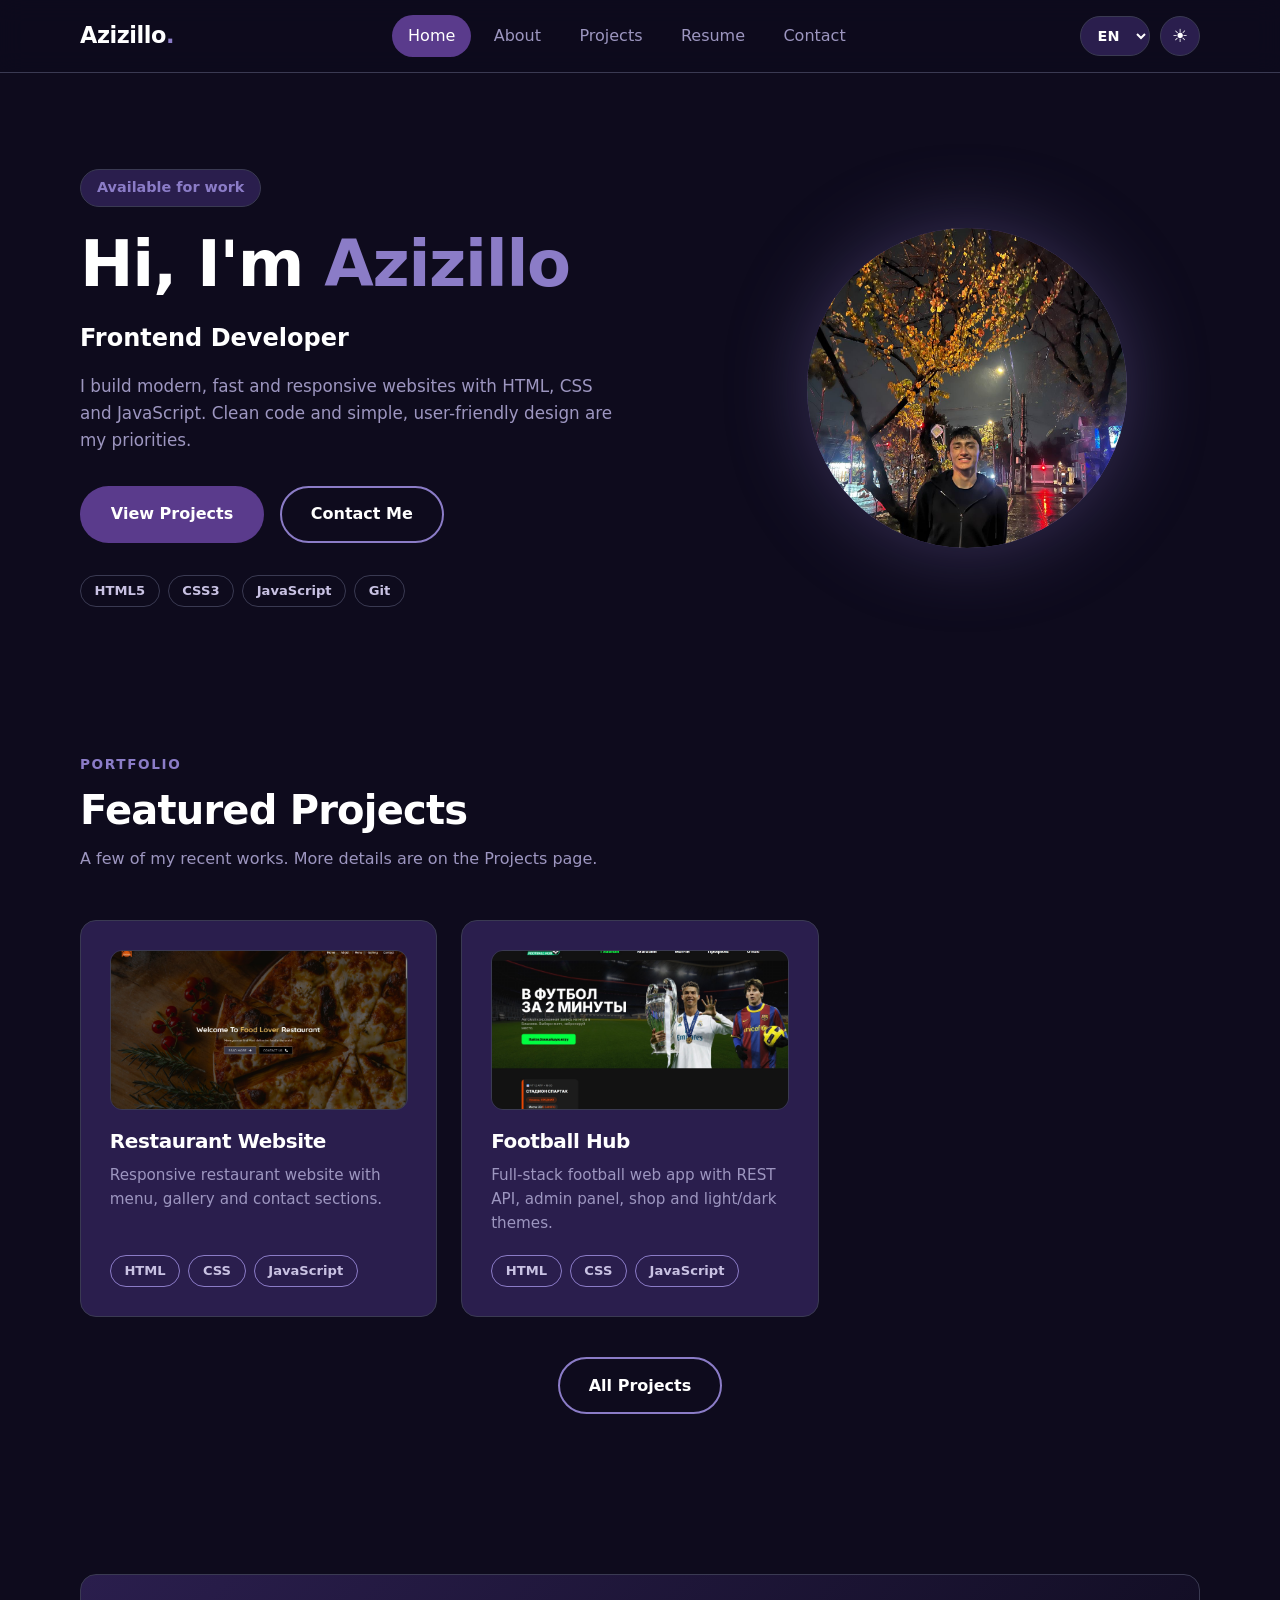
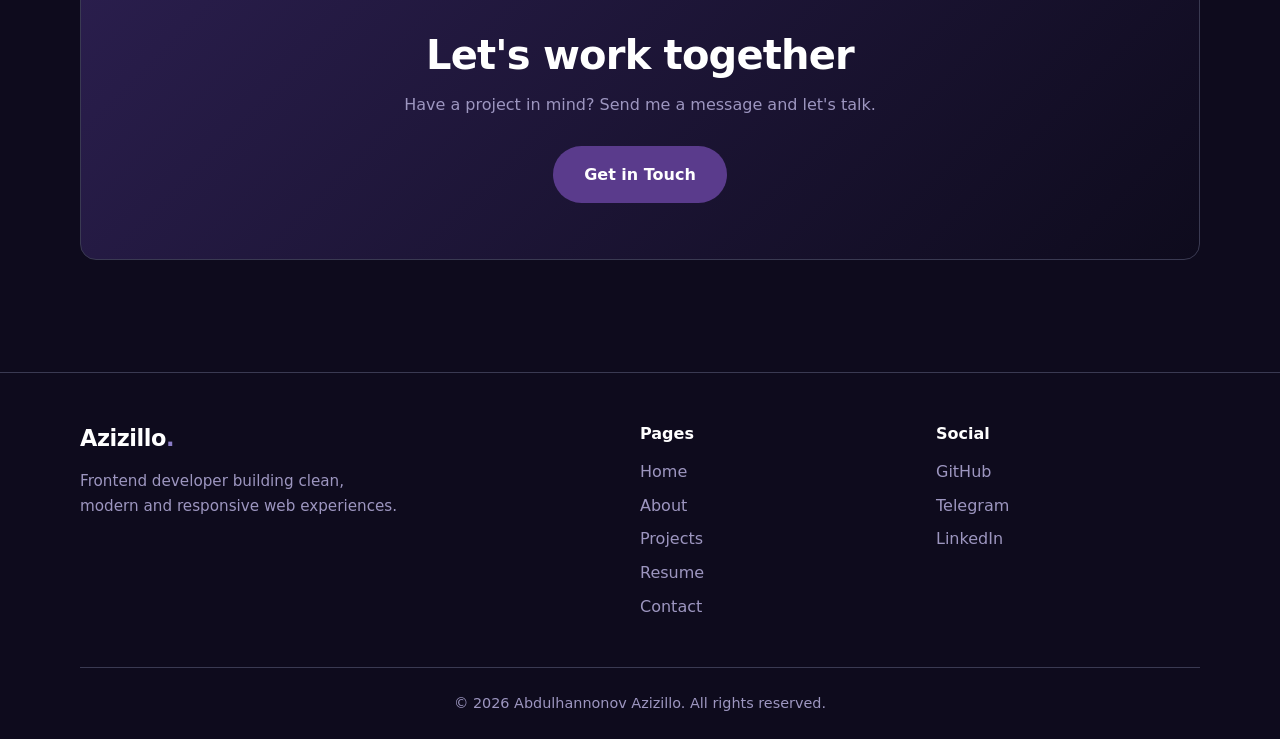
<file: index.html>
<!doctype html>
<html lang="en" data-theme="dark">
    <head>
        <meta charset="UTF-8" />
        <meta name="viewport" content="width=device-width, initial-scale=1.0" />
        <meta
            name="description"
            content="Personal portfolio of Abdulhannonov Azizillo, Frontend Developer."
        />
        <title>Azizillo | Frontend Developer</title>

        <script>
            try {
                document.documentElement.classList.add("js");
                document.documentElement.dataset.theme =
                    localStorage.getItem("theme") || "dark";
            } catch (e) {}
        </script>

        <link rel="stylesheet" href="css/style.css" />
        <link rel="stylesheet" href="css/components.css" />
        <link rel="stylesheet" href="css/home.css" />
        <link rel="stylesheet" href="css/responsive.css" />
        <link rel="icon" href="assets/icons/favicon.svg" type="image/svg+xml" />
    </head>
    <body data-title="meta.home">
        <div id="site-header"></div>

        <main>
            <!-- ===== Hero ===== -->
            <section class="hero">
                <div class="container hero__grid">
                    <div class="hero__content">
                        <span class="hero__badge" data-i18n="home.badge"
                            >Available for work</span
                        >
                        <h1 class="hero__title" data-i18n-html="home.title">
                            Hi, I'm <span>Azizillo</span>
                        </h1>
                        <p class="hero__role" data-i18n="home.role">
                            Frontend Developer
                        </p>
                        <p class="hero__text" data-i18n="home.text"></p>

                        <div class="hero__actions">
                            <a
                                href="projects.html"
                                class="btn btn-primary"
                                data-i18n="home.viewProjects"
                            ></a>
                            <a
                                href="contact.html"
                                class="btn btn-outline"
                                data-i18n="home.contactMe"
                            ></a>
                        </div>

                        <div class="tags">
                            <span class="tag">HTML5</span>
                            <span class="tag">CSS3</span>
                            <span class="tag">JavaScript</span>
                            <span class="tag">Git</span>
                        </div>
                    </div>

                    <div class="hero__visual">
                        <div class="hero__avatar">
                            <img
                                src="assets/images/me.jpg"
                                alt="Azizillo Abdulhannonov"
                            />
                        </div>
                    </div>
                </div>
            </section>

            <!-- ===== Featured Projects ===== -->
            <section class="section featured">
                <div class="container">
                    <div class="section-head reveal">
                        <span
                            class="section-label"
                            data-i18n="home.featLabel"
                        ></span>
                        <h2 data-i18n="home.featTitle"></h2>
                        <p class="section-text" data-i18n="home.featText"></p>
                    </div>

                    <div class="featured__grid" id="featured-grid"></div>

                    <div class="featured__more">
                        <a
                            href="projects.html"
                            class="btn btn-outline"
                            data-i18n="home.allProjects"
                        ></a>
                    </div>
                </div>
            </section>

            <!-- ===== CTA ===== -->
            <section class="section">
                <div class="container">
                    <div class="cta reveal">
                        <h2 data-i18n="home.ctaTitle"></h2>
                        <p data-i18n="home.ctaText"></p>
                        <a
                            href="contact.html"
                            class="btn btn-primary"
                            data-i18n="home.ctaBtn"
                        ></a>
                    </div>
                </div>
            </section>
        </main>

        <div id="site-footer"></div>

        <script src="js/translations/en.js"></script>
        <script src="js/translations/ru.js"></script>
        <script src="js/translations/uz.js"></script>
        <script src="js/translations/ky.js"></script>
        <script src="js/navigation.js"></script>
        <script src="js/projects.js"></script>
        <script src="js/language.js"></script>
        <script src="js/main.js"></script>
        <script src="js/animations.js"></script>
        <script src="js/contact.js"></script>
    </body>
</html>
</file>
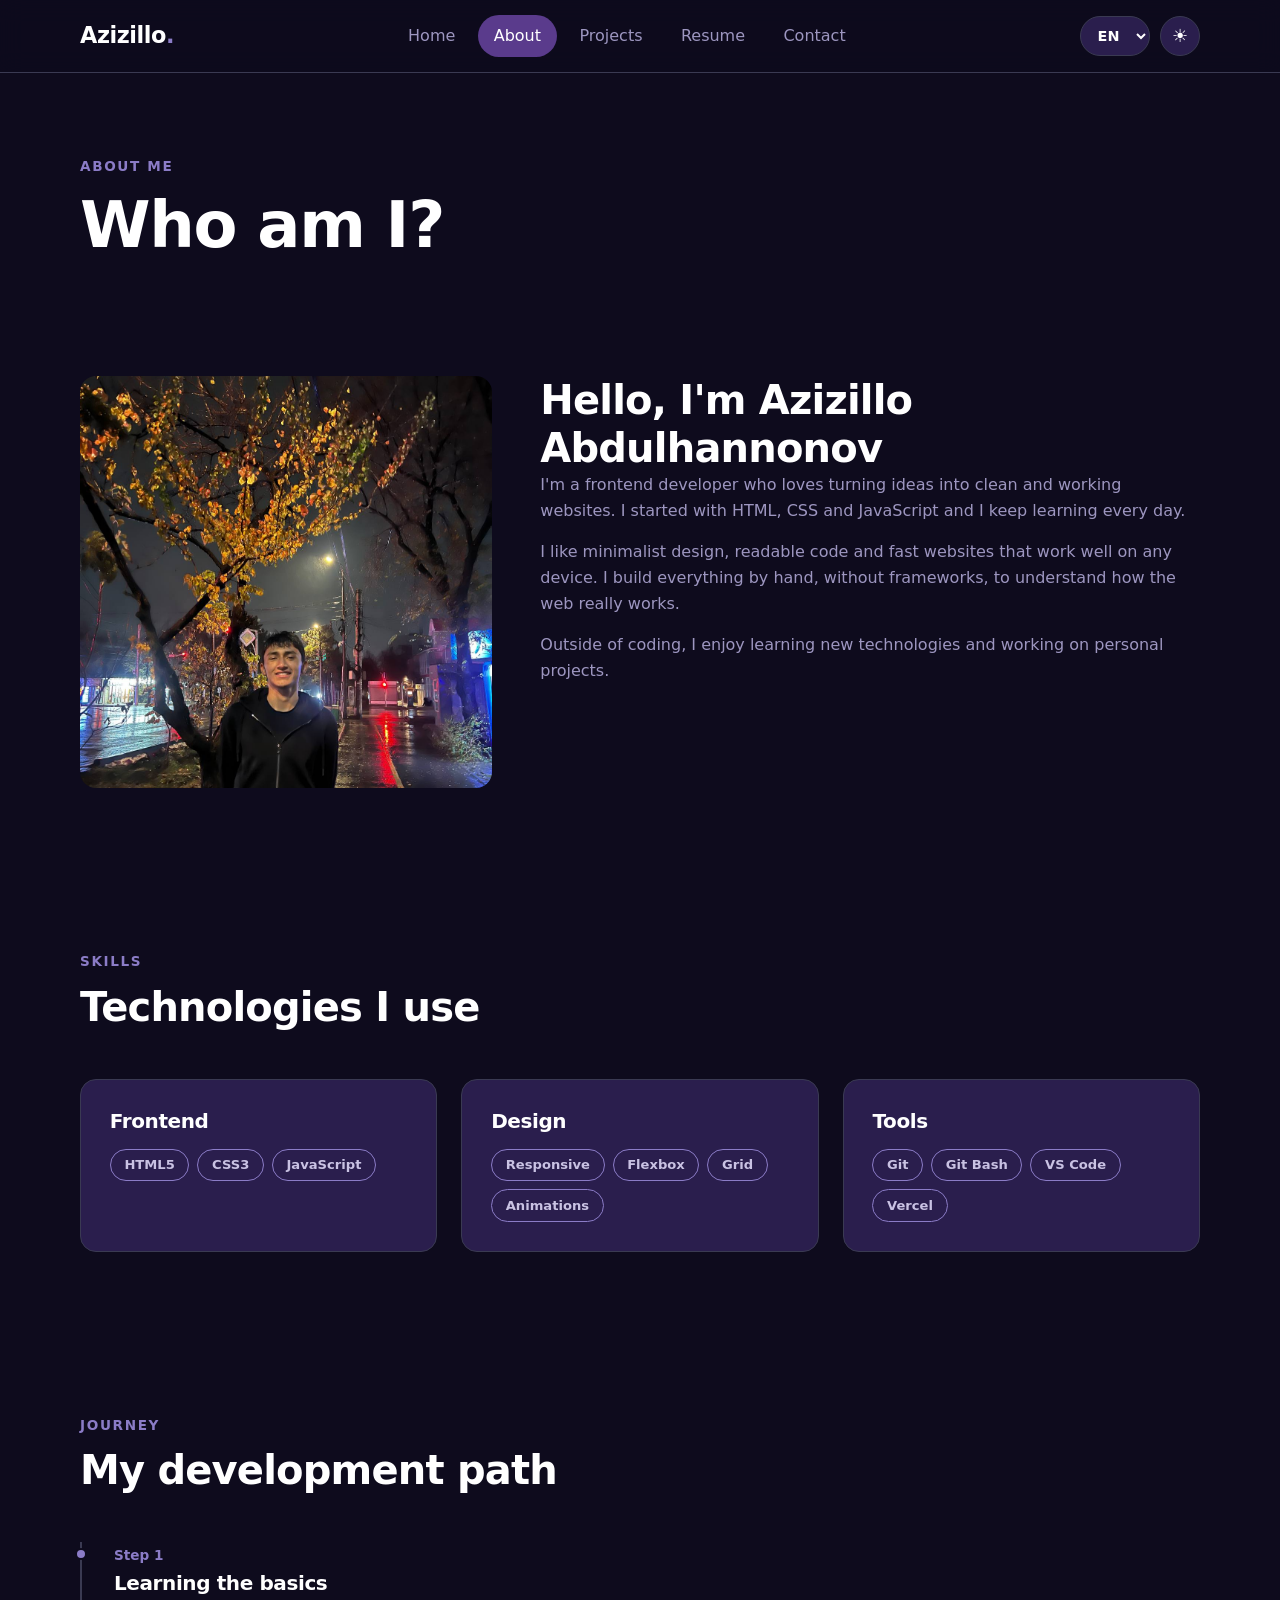
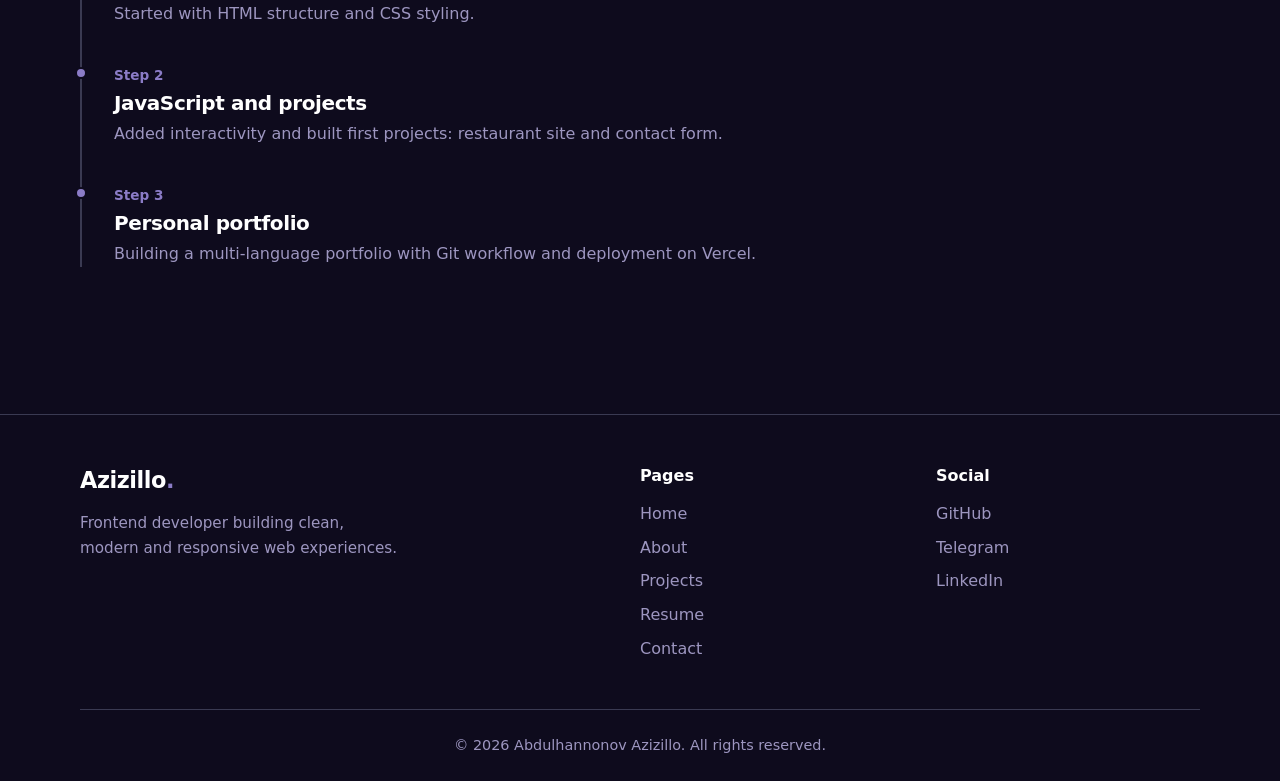
<file: about.html>
<!doctype html>
<html lang="en" data-theme="dark">
    <head>
        <meta charset="UTF-8" />
        <meta name="viewport" content="width=device-width, initial-scale=1.0" />
        <meta
            name="description"
            content="About Abdulhannonov Azizillo: skills, technologies and journey."
        />
        <title>About | Azizillo</title>

        <script>
            try {
                document.documentElement.classList.add("js");
                document.documentElement.dataset.theme =
                    localStorage.getItem("theme") || "dark";
            } catch (e) {}
        </script>

        <link rel="stylesheet" href="css/style.css" />
        <link rel="stylesheet" href="css/components.css" />
        <link rel="stylesheet" href="css/about.css" />
        <link rel="stylesheet" href="css/responsive.css" />
        <link rel="icon" href="assets/icons/favicon.svg" type="image/svg+xml" />
    </head>
    <body data-title="meta.about">
        <div id="site-header"></div>

        <main>
            <section class="page-head">
                <div class="container">
                    <span class="section-label" data-i18n="about.label"></span>
                    <h1 data-i18n="about.title"></h1>
                </div>
            </section>

            <!-- ===== Intro ===== -->
            <section class="section">
                <div class="container about__grid">
                    <div class="about__photo reveal">
                        <img
                            src="assets/images/me.jpg"
                            alt="Azizillo Abdulhannonov"
                        />
                    </div>

                    <div class="about__content reveal">
                        <h2 data-i18n="about.hello"></h2>
                        <p data-i18n="about.p1"></p>
                        <p data-i18n="about.p2"></p>
                        <p data-i18n="about.p3"></p>
                    </div>
                </div>
            </section>

            <!-- ===== Skills ===== -->
            <section class="section">
                <div class="container">
                    <div class="section-head reveal">
                        <span
                            class="section-label"
                            data-i18n="about.skillsLabel"
                        ></span>
                        <h2 data-i18n="about.skillsTitle"></h2>
                    </div>

                    <div class="skills__grid">
                        <article class="card reveal">
                            <h3 data-i18n="about.frontend"></h3>
                            <div class="tags">
                                <span class="tag">HTML5</span>
                                <span class="tag">CSS3</span>
                                <span class="tag">JavaScript</span>
                            </div>
                        </article>

                        <article class="card reveal">
                            <h3 data-i18n="about.design"></h3>
                            <div class="tags">
                                <span class="tag">Responsive</span>
                                <span class="tag">Flexbox</span>
                                <span class="tag">Grid</span>
                                <span class="tag">Animations</span>
                            </div>
                        </article>

                        <article class="card reveal">
                            <h3 data-i18n="about.tools"></h3>
                            <div class="tags">
                                <span class="tag">Git</span>
                                <span class="tag">Git Bash</span>
                                <span class="tag">VS Code</span>
                                <span class="tag">Vercel</span>
                            </div>
                        </article>
                    </div>
                </div>
            </section>

            <!-- ===== Journey ===== -->
            <section class="section">
                <div class="container">
                    <div class="section-head reveal">
                        <span
                            class="section-label"
                            data-i18n="about.journeyLabel"
                        ></span>
                        <h2 data-i18n="about.journeyTitle"></h2>
                    </div>

                    <div class="timeline">
                        <div class="timeline__item reveal">
                            <span
                                class="timeline__date"
                                data-i18n="about.step1"
                            ></span>
                            <h3 data-i18n="about.s1t"></h3>
                            <p data-i18n="about.s1p"></p>
                        </div>

                        <div class="timeline__item reveal">
                            <span
                                class="timeline__date"
                                data-i18n="about.step2"
                            ></span>
                            <h3 data-i18n="about.s2t"></h3>
                            <p data-i18n="about.s2p"></p>
                        </div>

                        <div class="timeline__item reveal">
                            <span
                                class="timeline__date"
                                data-i18n="about.step3"
                            ></span>
                            <h3 data-i18n="about.s3t"></h3>
                            <p data-i18n="about.s3p"></p>
                        </div>
                    </div>
                </div>
            </section>
        </main>

        <div id="site-footer"></div>

        <script src="js/translations/en.js"></script>
        <script src="js/translations/ru.js"></script>
        <script src="js/translations/uz.js"></script>
        <script src="js/translations/ky.js"></script>
        <script src="js/navigation.js"></script>
        <script src="js/projects.js"></script>
        <script src="js/language.js"></script>
        <script src="js/main.js"></script>
        <script src="js/animations.js"></script>
        <script src="js/contact.js"></script>
    </body>
</html>
</file>
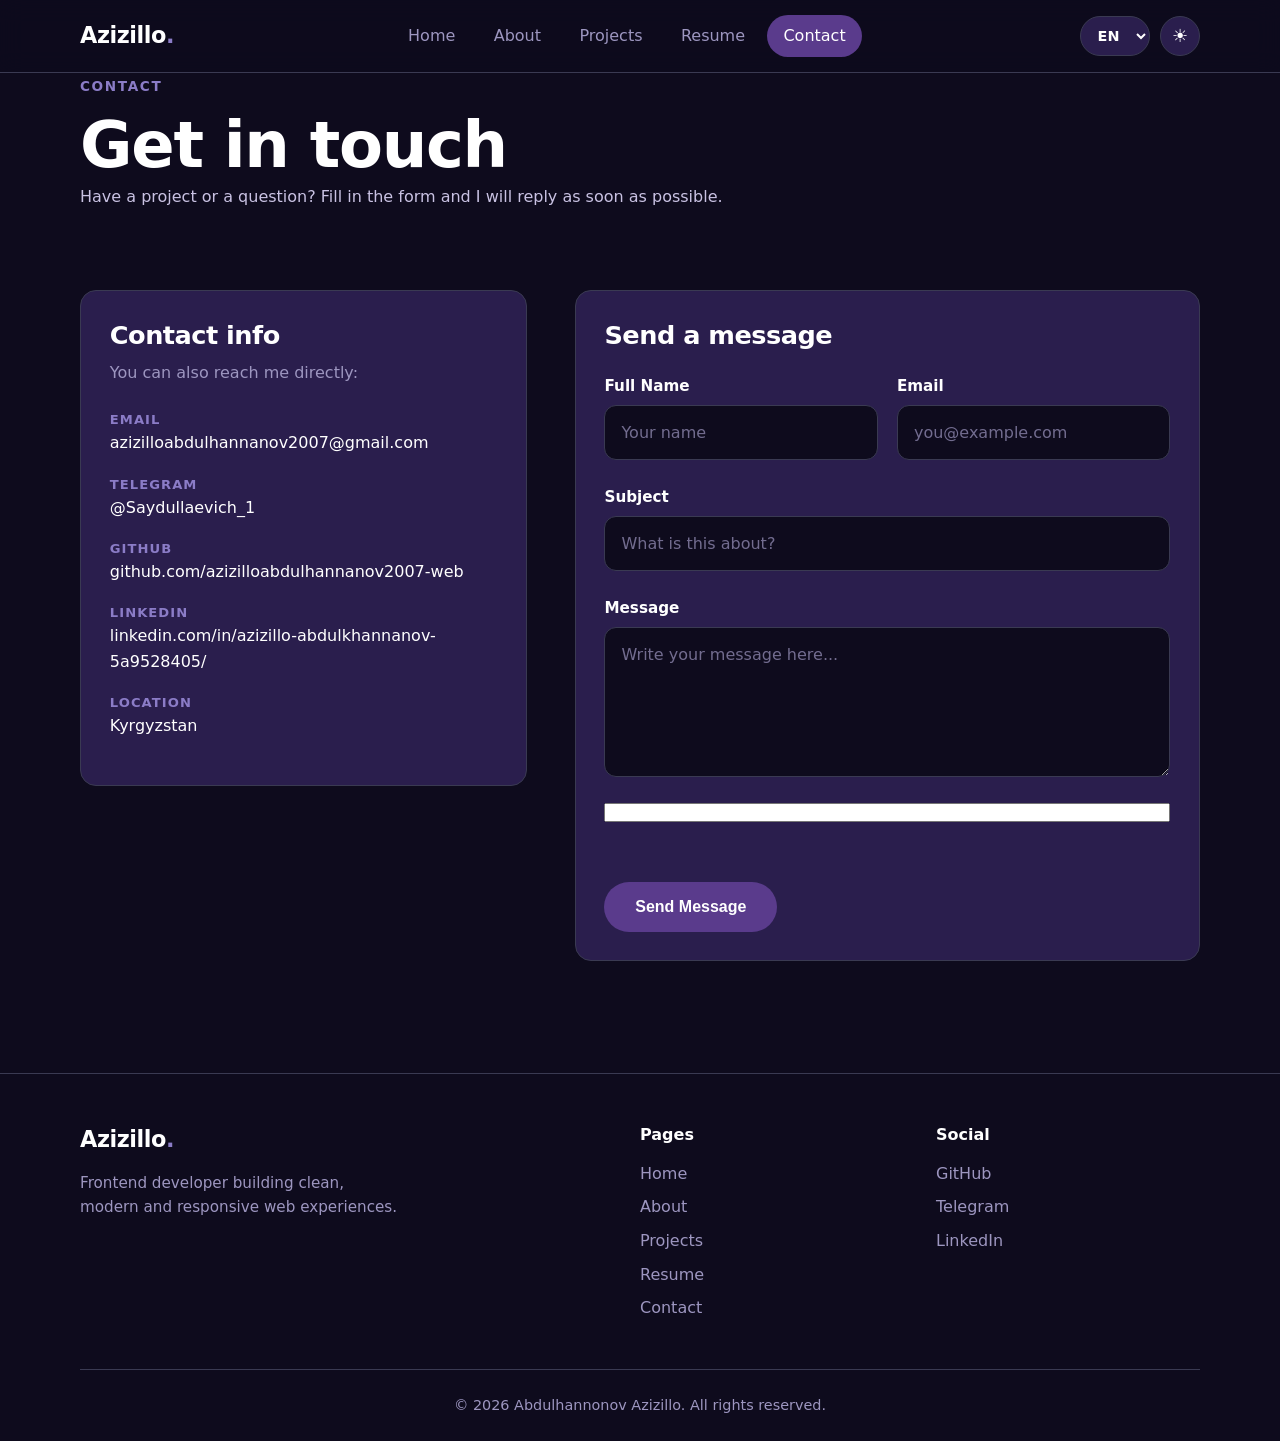
<file: contact.html>
<!doctype html>
<html lang="en" data-theme="dark">
    <head>
        <meta charset="UTF-8" />
        <meta name="viewport" content="width=device-width, initial-scale=1.0" />
        <meta
            name="description"
            content="Contact Abdulhannonov Azizillo: send a message via the form, Telegram or email."
        />
        <title>Contact | Azizillo</title>

        <script>
            try {
                document.documentElement.classList.add("js");
                document.documentElement.dataset.theme =
                    localStorage.getItem("theme") || "dark";
            } catch (e) {}
        </script>

        <link rel="stylesheet" href="css/style.css" />
        <link rel="stylesheet" href="css/components.css" />
        <link rel="stylesheet" href="css/contact.css" />
        <link rel="stylesheet" href="css/responsive.css" />
        <link rel="icon" href="assets/icons/favicon.svg" type="image/svg+xml" />
    </head>
    <body data-title="meta.contact">
        <div id="site-header"></div>

        <main>
            <section class="page-head">
                <div class="container">
                    <span class="section-label" data-i18n="con.label"></span>
                    <h1 data-i18n="con.title"></h1>
                    <p data-i18n="con.text"></p>
                </div>
            </section>

            <section class="section">
                <div class="container contact__grid">
                    <div class="contact__info card reveal">
                        <h2 data-i18n="con.infoTitle"></h2>
                        <p data-i18n="con.infoText"></p>

                        <ul class="contact__list">
                            <li>
                                <span
                                    class="contact__label"
                                    data-i18n="con.email"
                                ></span>
                                <a
                                    href="mailto:azizilloabdulhannanov2007@gmail.com"
                                    >azizilloabdulhannanov2007@gmail.com</a
                                >
                            </li>
                            <li>
                                <span
                                    class="contact__label"
                                    data-i18n="con.telegram"
                                ></span>
                                <a
                                    href="https://t.me/Saydullaevich_1"
                                    target="_blank"
                                    rel="noopener"
                                    >@Saydullaevich_1</a
                                >
                            </li>
                            <li>
                                <span
                                    class="contact__label"
                                    data-i18n="con.github"
                                ></span>
                                <a
                                    href="https://github.com/azizilloabdulhannanov2007-web"
                                    target="_blank"
                                    rel="noopener"
                                    >github.com/azizilloabdulhannanov2007-web</a
                                >
                            </li>
                            <li>
                                <span
                                    class="contact__label"
                                    data-i18n="con.linkedin"
                                ></span>
                                <a
                                    href="https://www.linkedin.com/in/azizillo-abdulkhannanov-5a9528405/"
                                    target="_blank"
                                    rel="noopener"
                                    >linkedin.com/in/azizillo-abdulkhannanov-5a9528405/</a
                                >
                            </li>
                            <li>
                                <span
                                    class="contact__label"
                                    data-i18n="con.location"
                                ></span>
                                <span data-i18n="con.locationValue"></span>
                            </li>
                        </ul>
                    </div>

                    <div class="contact__form card reveal">
                        <h2 data-i18n="con.formTitle"></h2>

                        <form id="contact-form" class="form" novalidate>
                            <div class="form__row">
                                <div class="form__group">
                                    <label
                                        for="fullname"
                                        data-i18n="con.fullname"
                                    ></label>
                                    <input
                                        type="text"
                                        id="fullname"
                                        name="fullname"
                                        data-i18n-placeholder="con.fullnamePh"
                                        autocomplete="name"
                                        maxlength="100"
                                    />
                                    <small
                                        class="form__error"
                                        id="fullname-error"
                                    ></small>
                                </div>

                                <div class="form__group">
                                    <label
                                        for="email"
                                        data-i18n="con.emailLabel"
                                    ></label>
                                    <input
                                        type="email"
                                        id="email"
                                        name="email"
                                        data-i18n-placeholder="con.emailPh"
                                        autocomplete="email"
                                        maxlength="150"
                                    />
                                    <small
                                        class="form__error"
                                        id="email-error"
                                    ></small>
                                </div>
                            </div>

                            <div class="form__group">
                                <label
                                    for="subject"
                                    data-i18n="con.subject"
                                ></label>
                                <input
                                    type="text"
                                    id="subject"
                                    name="subject"
                                    data-i18n-placeholder="con.subjectPh"
                                    maxlength="150"
                                />
                                <small
                                    class="form__error"
                                    id="subject-error"
                                ></small>
                            </div>

                            <div class="form__group">
                                <label
                                    for="message"
                                    data-i18n="con.message"
                                ></label>
                                <textarea
                                    id="message"
                                    name="message"
                                    data-i18n-placeholder="con.messagePh"
                                    maxlength="3000"
                                ></textarea>
                                <small
                                    class="form__error"
                                    id="message-error"
                                ></small>
                            </div>

                            <!-- Honeypot: odam ko'rmaydi, botlar to'ldiradi -->
                            <input
                                type="text"
                                name="website"
                                class="hp"
                                tabindex="-1"
                                autocomplete="off"
                                aria-hidden="true"
                            />

                            <p
                                id="form-status"
                                class="form__status"
                                aria-live="polite"
                            ></p>

                            <button
                                type="submit"
                                class="btn btn-primary"
                                data-i18n="con.send"
                            ></button>
                        </form>
                    </div>
                </div>
            </section>
        </main>

        <div id="site-footer"></div>

        <script src="js/translations/en.js"></script>
        <script src="js/translations/ru.js"></script>
        <script src="js/translations/uz.js"></script>
        <script src="js/translations/ky.js"></script>
        <script src="js/navigation.js"></script>
        <script src="js/projects.js"></script>
        <script src="js/language.js"></script>
        <script src="js/main.js"></script>
        <script src="js/animations.js"></script>
        <script src="js/contact.js"></script>
    </body>
</html>
</file>
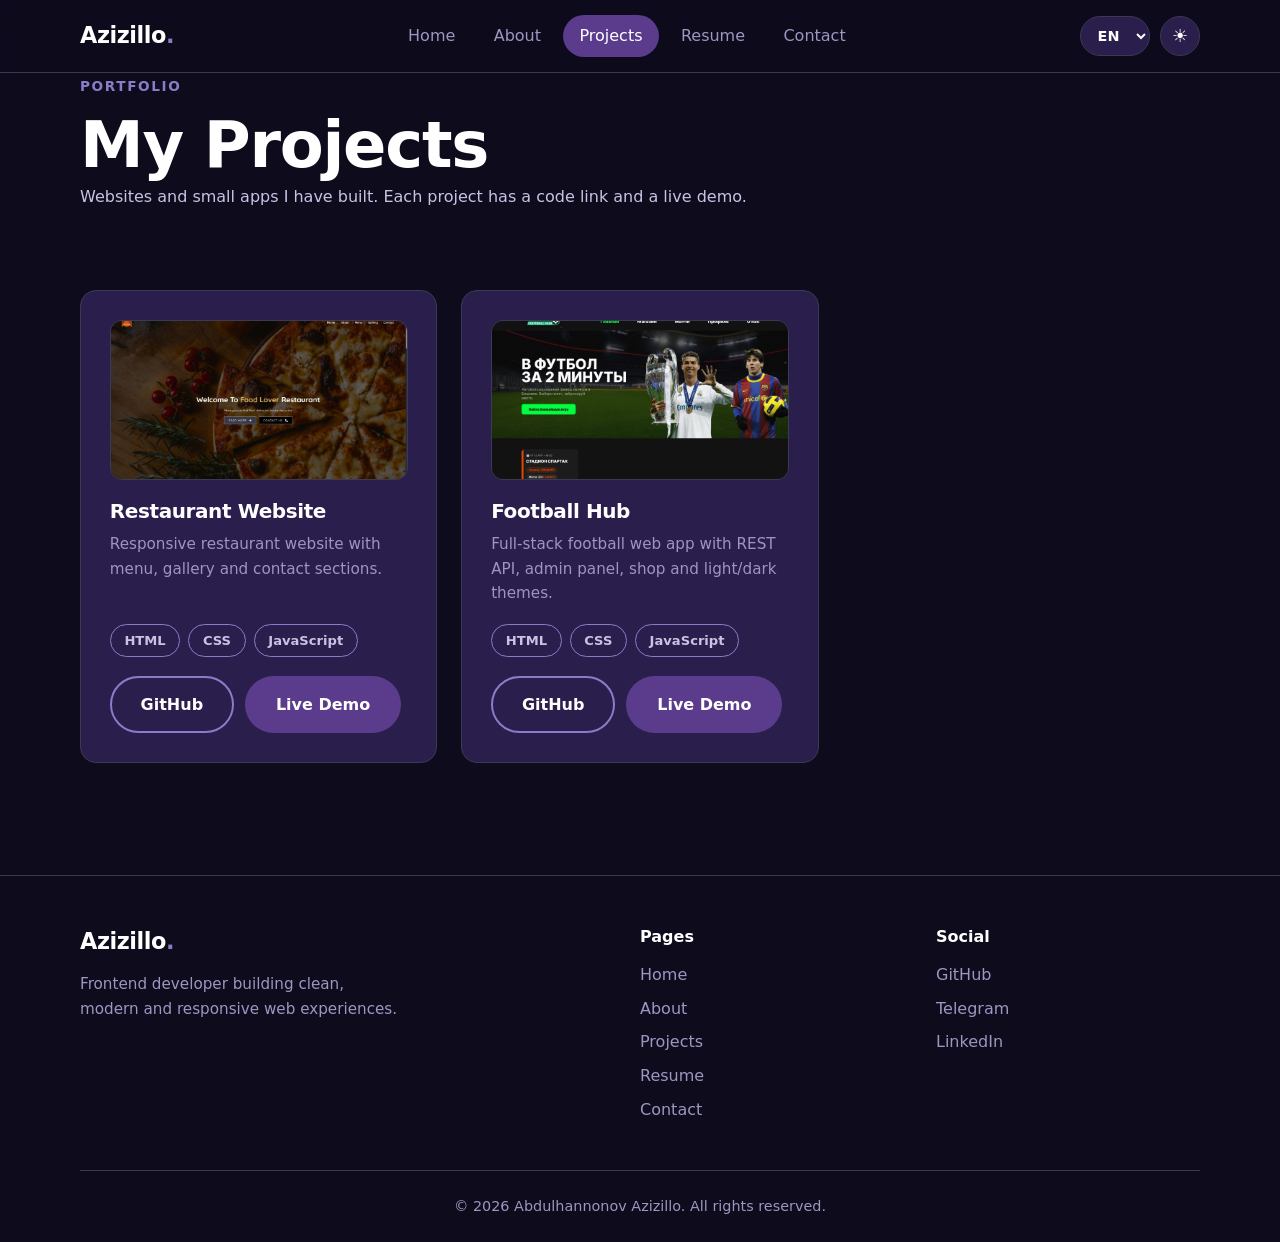
<file: projects.html>
<!doctype html>
<html lang="en" data-theme="dark">
    <head>
        <meta charset="UTF-8" />
        <meta name="viewport" content="width=device-width, initial-scale=1.0" />
        <meta
            name="description"
            content="Projects by Abdulhannonov Azizillo: websites and web apps built with HTML, CSS and JavaScript."
        />
        <title>Projects | Azizillo</title>

        <script>
            try {
                document.documentElement.classList.add("js");
                document.documentElement.dataset.theme =
                    localStorage.getItem("theme") || "dark";
            } catch (e) {}
        </script>

        <link rel="stylesheet" href="css/style.css" />
        <link rel="stylesheet" href="css/components.css" />
        <link rel="stylesheet" href="css/projects.css" />
        <link rel="stylesheet" href="css/responsive.css" />
        <link rel="icon" href="assets/icons/favicon.svg" type="image/svg+xml" />
    </head>
    <body data-title="meta.projects">
        <div id="site-header"></div>

        <main>
            <section class="page-head">
                <div class="container">
                    <span
                        class="section-label"
                        data-i18n="projects.label"
                    ></span>
                    <h1 data-i18n="projects.title"></h1>
                    <p data-i18n="projects.text"></p>
                </div>
            </section>

            <section class="section">
                <div class="container">
                    <div class="projects__grid" id="projects-grid"></div>
                </div>
            </section>
        </main>

        <div id="site-footer"></div>

        <script src="js/translations/en.js"></script>
        <script src="js/translations/ru.js"></script>
        <script src="js/translations/uz.js"></script>
        <script src="js/translations/ky.js"></script>
        <script src="js/navigation.js"></script>
        <script src="js/projects.js"></script>
        <script src="js/language.js"></script>
        <script src="js/main.js"></script>
        <script src="js/animations.js"></script>
        <script src="js/contact.js"></script>
    </body>
</html>
</file>
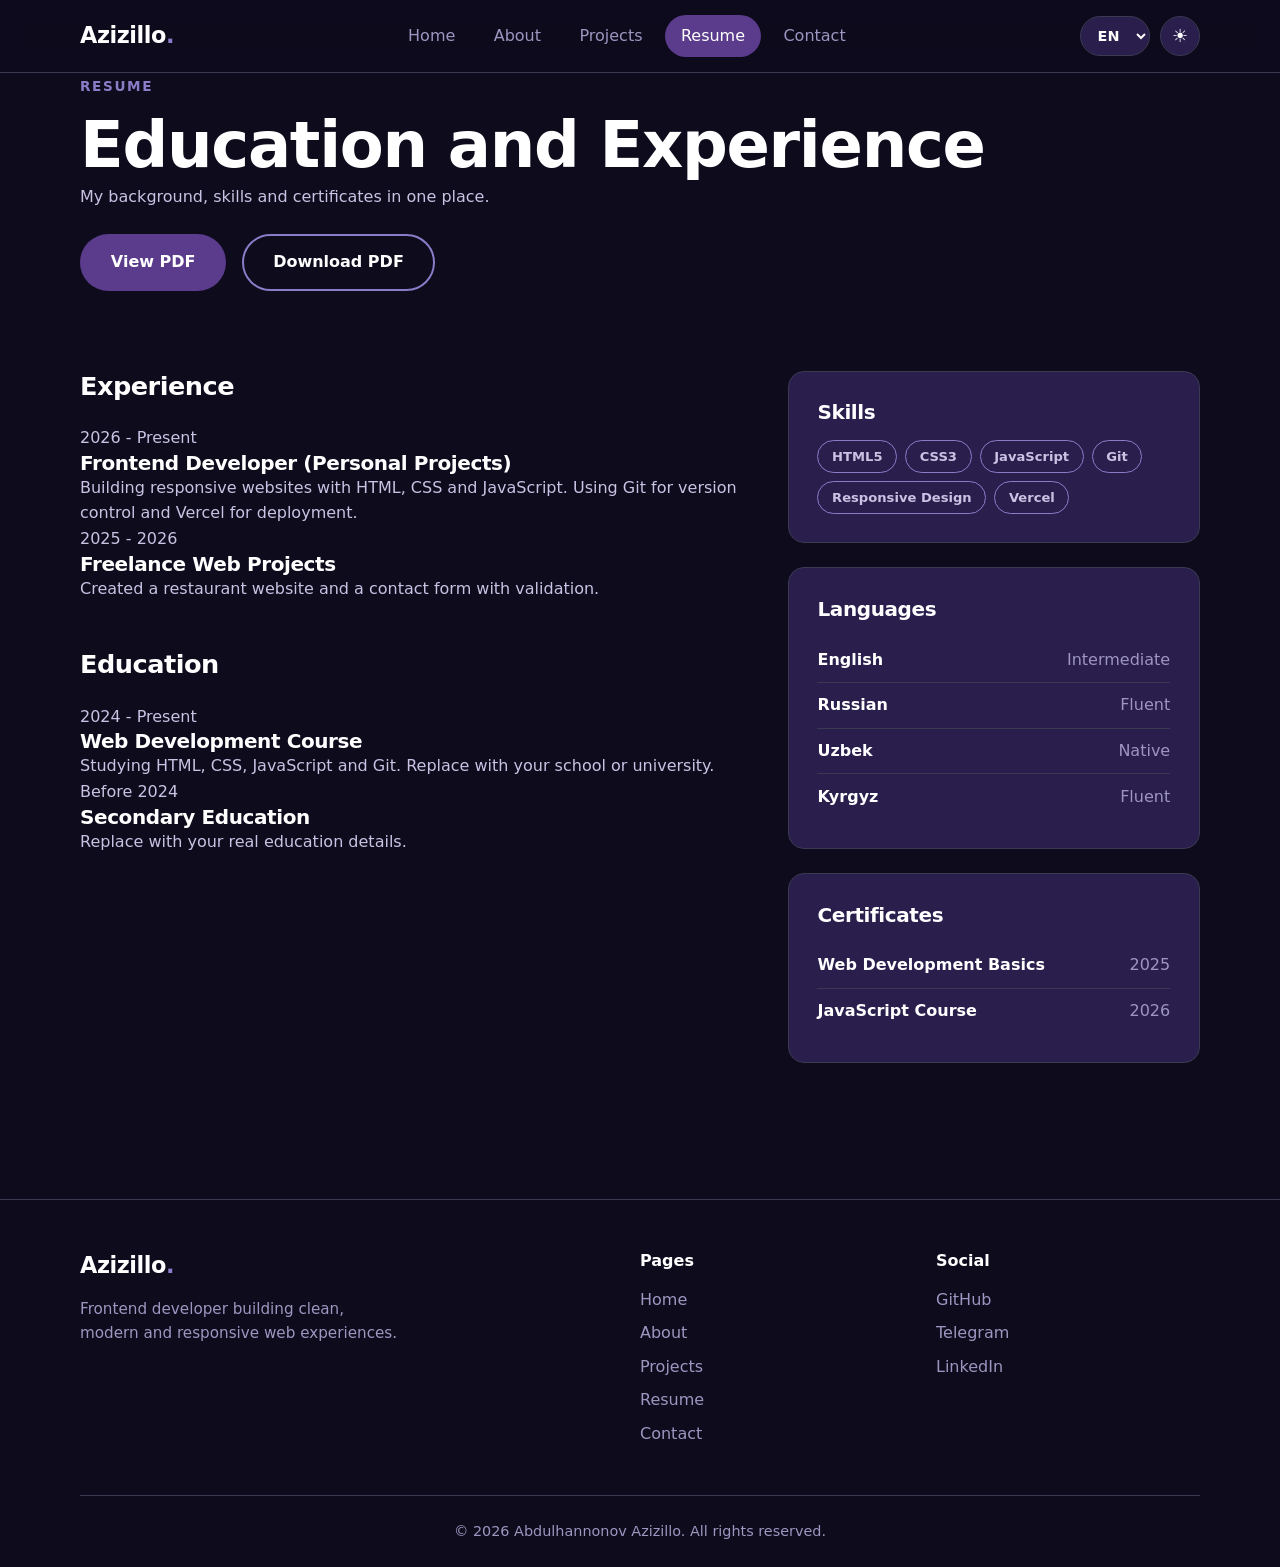
<file: resume.html>
<!doctype html>
<html lang="en" data-theme="dark">
    <head>
        <meta charset="UTF-8" />
        <meta name="viewport" content="width=device-width, initial-scale=1.0" />
        <meta
            name="description"
            content="Resume of Abdulhannonov Azizillo: education, experience, skills and certificates."
        />
        <title>Resume | Azizillo</title>

        <script>
            try {
                document.documentElement.classList.add("js");
                document.documentElement.dataset.theme =
                    localStorage.getItem("theme") || "dark";
            } catch (e) {}
        </script>

        <link rel="stylesheet" href="css/style.css" />
        <link rel="stylesheet" href="css/components.css" />
        <link rel="stylesheet" href="css/resume.css" />
        <link rel="stylesheet" href="css/responsive.css" />
        <link rel="icon" href="assets/icons/favicon.svg" type="image/svg+xml" />
    </head>
    <body data-title="meta.resume">
        <div id="site-header"></div>

        <main>
            <section class="page-head">
                <div class="container">
                    <span class="section-label" data-i18n="res.label"></span>
                    <h1 data-i18n="res.title"></h1>
                    <p data-i18n="res.text"></p>

                    <div class="resume__actions">
                        <a
                            href="assets/documents/resume.pdf"
                            class="btn btn-primary"
                            target="_blank"
                            rel="noopener"
                            data-i18n="res.view"
                        ></a>
                        <a
                            href="assets/documents/resume.pdf"
                            class="btn btn-outline"
                            download
                            data-i18n="res.download"
                        ></a>
                    </div>
                </div>
            </section>

            <section class="section">
                <div class="container resume__grid">
                    <div class="resume__main">
                        <div class="resume__block">
                            <h2 data-i18n="res.exp"></h2>
                            <div class="timeline">
                                <div class="timeline__item reveal">
                                    <span
                                        class="timeline__date"
                                        data-i18n="res.e1.date"
                                    ></span>
                                    <h3 data-i18n="res.e1.title"></h3>
                                    <p data-i18n="res.e1.text"></p>
                                </div>

                                <div class="timeline__item reveal">
                                    <span
                                        class="timeline__date"
                                        data-i18n="res.e2.date"
                                    ></span>
                                    <h3 data-i18n="res.e2.title"></h3>
                                    <p data-i18n="res.e2.text"></p>
                                </div>
                            </div>
                        </div>

                        <div class="resume__block">
                            <h2 data-i18n="res.edu"></h2>
                            <div class="timeline">
                                <div class="timeline__item reveal">
                                    <span
                                        class="timeline__date"
                                        data-i18n="res.d1.date"
                                    ></span>
                                    <h3 data-i18n="res.d1.title"></h3>
                                    <p data-i18n="res.d1.text"></p>
                                </div>

                                <div class="timeline__item reveal">
                                    <span
                                        class="timeline__date"
                                        data-i18n="res.d2.date"
                                    ></span>
                                    <h3 data-i18n="res.d2.title"></h3>
                                    <p data-i18n="res.d2.text"></p>
                                </div>
                            </div>
                        </div>
                    </div>

                    <aside class="resume__side">
                        <div class="card reveal">
                            <h3 data-i18n="res.skills"></h3>
                            <div class="tags">
                                <span class="tag">HTML5</span>
                                <span class="tag">CSS3</span>
                                <span class="tag">JavaScript</span>
                                <span class="tag">Git</span>
                                <span class="tag">Responsive Design</span>
                                <span class="tag">Vercel</span>
                            </div>
                        </div>

                        <div class="card reveal">
                            <h3 data-i18n="res.languages"></h3>
                            <ul class="info-list">
                                <li>
                                    <strong data-i18n="res.lang.en"></strong
                                    ><span data-i18n="res.lvl.mid"></span>
                                </li>
                                <li>
                                    <strong data-i18n="res.lang.ru"></strong
                                    ><span data-i18n="res.lvl.fluent"></span>
                                </li>
                                <li>
                                    <strong data-i18n="res.lang.uz"></strong
                                    ><span data-i18n="res.lvl.native"></span>
                                </li>
                                <li>
                                    <strong data-i18n="res.lang.ky"></strong
                                    ><span data-i18n="res.lvl.fluent"></span>
                                </li>
                            </ul>
                        </div>

                        <div class="card reveal">
                            <h3 data-i18n="res.certs"></h3>
                            <ul class="info-list">
                                <li>
                                    <strong data-i18n="res.c1"></strong
                                    ><span>2025</span>
                                </li>
                                <li>
                                    <strong data-i18n="res.c2"></strong
                                    ><span>2026</span>
                                </li>
                            </ul>
                        </div>
                    </aside>
                </div>
            </section>
        </main>

        <div id="site-footer"></div>

        <script src="js/translations/en.js"></script>
        <script src="js/translations/ru.js"></script>
        <script src="js/translations/uz.js"></script>
        <script src="js/translations/ky.js"></script>
        <script src="js/navigation.js"></script>
        <script src="js/projects.js"></script>
        <script src="js/language.js"></script>
        <script src="js/main.js"></script>
        <script src="js/animations.js"></script>
        <script src="js/contact.js"></script>
    </body>
</html>
</file>
<file: css/style.css>
/* ========== Ranglar (Dark rejim - asosiy) ========== */
:root {
    --bg: #0e0b1d;
    --surface: #2a1e4d;
    --primary: #5a3b8c;
    --primary-soft: #8b7cc7;
    --text: #c9c2e3;
    --heading: #ffffff;
    --muted: #9d96c0;
    --border: #3a3a52;
    --header-bg: rgba(14, 11, 29, 0.85);
    --shadow: 0 10px 30px rgba(0, 0, 0, 0.35);

    --radius: 16px;
    --transition: 0.25s ease;
    --font: "Segoe UI", system-ui, -apple-system, Roboto, Arial, sans-serif;
}

/* ========== Light rejim ========== */
[data-theme="light"] {
    --bg: #f6f4fb;
    --surface: #ffffff;
    --text: #3b3555;
    --heading: #1c1530;
    --muted: #5b5575;
    --border: #c9c2e3;
    --header-bg: rgba(246, 244, 251, 0.85);
    --shadow: 0 10px 30px rgba(90, 59, 140, 0.12);
}

/* ========== Reset ========== */
*,
*::before,
*::after {
    box-sizing: border-box;
    margin: 0;
    padding: 0;
}

html {
    scroll-behavior: smooth;
}

body {
    font-family: var(--font);
    background: var(--bg);
    color: var(--text);
    line-height: 1.6;
    overflow-x: hidden;
    transition:
        background var(--transition),
        color var(--transition);
}

img {
    max-width: 100%;
    display: block;
}

a {
    color: inherit;
    text-decoration: none;
}

ul {
    list-style: none;
}

/* ========== Typography ========== */
h1,
h2,
h3 {
    color: var(--heading);
    line-height: 1.2;
    letter-spacing: -0.02em;
}

h1 {
    font-size: clamp(2.4rem, 6vw, 4rem);
    font-weight: 800;
}

h2 {
    font-size: clamp(1.8rem, 4vw, 2.5rem);
    font-weight: 700;
}

h3 {
    font-size: 1.25rem;
    font-weight: 600;
}

/* ========== Layout ========== */
.container {
    width: min(1120px, 100% - 2rem);
    margin-inline: auto;
}

.section {
    padding: 5rem 0;
}
</file>
<file: css/components.css>
/* ========== Header ========== */
.header {
    position: sticky;
    top: 0;
    z-index: 100;
    background: var(--header-bg);
    backdrop-filter: blur(12px);
    -webkit-backdrop-filter: blur(12px);
    border-bottom: 1px solid var(--border);
}

.header__inner {
    display: flex;
    align-items: center;
    justify-content: space-between;
    gap: 1.5rem;
    min-height: 72px;
}

.logo {
    font-size: 1.4rem;
    font-weight: 800;
    color: var(--heading);
    letter-spacing: -0.02em;
}

.logo span {
    color: var(--primary-soft);
}

/* ========== Navigation ========== */
.nav__list {
    display: flex;
    gap: 0.4rem;
}

.nav__link {
    display: block;
    padding: 0.5rem 1rem;
    border-radius: 999px;
    font-weight: 500;
    color: var(--muted);
    transition:
        color var(--transition),
        background var(--transition);
}

.nav__link:hover {
    color: var(--heading);
    background: var(--surface);
}

.nav__link.active {
    color: #ffffff;
    background: var(--primary);
}

/* ========== Buttons ========== */
.btn {
    display: inline-block;
    padding: 0.85rem 1.8rem;
    border-radius: 999px;
    font-weight: 600;
    font-size: 1rem;
    border: 2px solid transparent;
    cursor: pointer;
    transition:
        transform var(--transition),
        background var(--transition),
        color var(--transition),
        border-color var(--transition);
}

.btn:hover {
    transform: translateY(-3px);
}

.btn-primary {
    background: var(--primary);
    color: #ffffff;
}

.btn-primary:hover {
    background: var(--primary-soft);
}

.btn-outline {
    background: transparent;
    color: var(--heading);
    border-color: var(--primary-soft);
}

.btn-outline:hover {
    background: var(--primary-soft);
    color: #ffffff;
}

/* ========== Section title ========== */
.section-head {
    margin-bottom: 3rem;
}

.section-label {
    display: inline-block;
    margin-bottom: 0.6rem;
    font-size: 0.85rem;
    font-weight: 700;
    letter-spacing: 0.12em;
    text-transform: uppercase;
    color: var(--primary-soft);
}

.section-text {
    margin-top: 0.8rem;
    max-width: 600px;
    color: var(--muted);
}

/* ========== Card ========== */
.card {
    background: var(--surface);
    border: 1px solid var(--border);
    border-radius: var(--radius);
    padding: 1.8rem;
    transition:
        transform var(--transition),
        box-shadow var(--transition),
        border-color var(--transition);
}

.card:hover {
    transform: translateY(-6px);
    box-shadow: var(--shadow);
    border-color: var(--primary-soft);
}

.card__thumb {
    height: 160px;
    margin-bottom: 1.2rem;
    border-radius: 12px;
    background: linear-gradient(135deg, var(--primary), var(--primary-soft));
}

.card__text {
    margin: 0.6rem 0 1.2rem;
    color: var(--muted);
    font-size: 0.95rem;
}

/* ========== Tags ========== */
.tags {
    display: flex;
    flex-wrap: wrap;
    gap: 0.5rem;
}

.tag {
    padding: 0.3rem 0.85rem;
    font-size: 0.82rem;
    font-weight: 600;
    border-radius: 999px;
    color: var(--text);
    border: 1px solid var(--border);
    background: transparent;
}

.card .tag {
    border-color: var(--primary-soft);
}

/* ========== Footer ========== */
.footer {
    margin-top: 2rem;
    padding: 3rem 0 1.5rem;
    border-top: 1px solid var(--border);
}

.footer__grid {
    display: grid;
    grid-template-columns: 2fr 1fr 1fr;
    gap: 2rem;
}

.footer__text {
    margin-top: 0.8rem;
    max-width: 320px;
    color: var(--muted);
    font-size: 0.95rem;
}

.footer__title {
    margin-bottom: 0.8rem;
    font-size: 1rem;
    color: var(--heading);
}

.footer__list li {
    margin-bottom: 0.5rem;
}

.footer__list a {
    color: var(--muted);
    transition: color var(--transition);
}

.footer__list a:hover {
    color: var(--primary-soft);
}

.footer__bottom {
    margin-top: 2.5rem;
    padding-top: 1.5rem;
    border-top: 1px solid var(--border);
    text-align: center;
    font-size: 0.9rem;
    color: var(--muted);
}
/* ========== Header tools (Module 4) ========== */
.header__tools {
    display: flex;
    align-items: center;
    gap: 0.6rem;
}

.icon-btn {
    display: inline-flex;
    align-items: center;
    justify-content: center;
    width: 40px;
    height: 40px;
    font-size: 1.1rem;
    color: var(--heading);
    background: var(--surface);
    border: 1px solid var(--border);
    border-radius: 50%;
    cursor: pointer;
    transition:
        border-color var(--transition),
        background var(--transition);
}

.icon-btn:hover {
    border-color: var(--primary-soft);
}

.lang-select {
    height: 40px;
    padding: 0 0.8rem;
    font: inherit;
    font-size: 0.9rem;
    font-weight: 600;
    color: var(--heading);
    background: var(--surface);
    border: 1px solid var(--border);
    border-radius: 999px;
    cursor: pointer;
}

.lang-select:hover,
.lang-select:focus {
    outline: none;
    border-color: var(--primary-soft);
}

.lang-select option {
    background: var(--surface);
    color: var(--heading);
}

/* Burger tugma (faqat mobilda ko'rinadi) */
.burger {
    display: none;
    flex-direction: column;
    gap: 4px;
}

.burger span {
    display: block;
    width: 18px;
    height: 2px;
    background: var(--heading);
    border-radius: 2px;
    transition:
        transform 0.25s ease,
        opacity 0.25s ease;
}

.burger[aria-expanded="true"] span:nth-child(1) {
    transform: translateY(6px) rotate(45deg);
}

.burger[aria-expanded="true"] span:nth-child(2) {
    opacity: 0;
}

.burger[aria-expanded="true"] span:nth-child(3) {
    transform: translateY(-6px) rotate(-45deg);
}

/* Klaviatura bilan yurganda ko'rinadigan fokus */
.icon-btn:focus-visible,
.nav__link:focus-visible,
.btn:focus-visible,
.logo:focus-visible {
    outline: 2px solid var(--primary-soft);
    outline-offset: 2px;
}

/* Skroll qilganda Header soyasi */
.header.scrolled {
    box-shadow: var(--shadow);
}

/* ========== Animatsiyalar (Module 4) ========== */
body {
    animation: pageIn 0.4s ease;
}

@keyframes pageIn {
    from {
        opacity: 0;
    }
    to {
        opacity: 1;
    }
}

/* JS ishlagandagina elementlar yashirinadi. JS ishlamasa, kontent ko'rinib turadi */
.js .reveal:not(.visible) {
    opacity: 0;
}

.reveal.visible {
    animation: fadeUp 0.6s ease backwards;
}

@keyframes fadeUp {
    from {
        opacity: 0;
        transform: translateY(24px);
    }
    to {
        opacity: 1;
        transform: none;
    }
}

@media (prefers-reduced-motion: reduce) {
    body,
    .reveal.visible {
        animation: none;
    }

    html {
        scroll-behavior: auto;
    }
}
/* ========== 404 page (Module 5) ========== */
.notfound {
    display: flex;
    flex-direction: column;
    align-items: center;
    justify-content: center;
    min-height: 70vh;
    padding: 3rem 0;
    text-align: center;
}

.notfound__code {
    font-size: clamp(5rem, 20vw, 10rem);
    font-weight: 800;
    line-height: 1;
    color: var(--primary-soft);
}

.notfound h1 {
    margin: 1rem 0 0.8rem;
    font-size: clamp(1.6rem, 5vw, 2.4rem);
}

.notfound p {
    max-width: 420px;
    margin-bottom: 1.8rem;
    color: var(--muted);
}
/* ========== Project image ========== */
.card__img {
    width: 100%;
    height: 160px;
    margin-bottom: 1.2rem;
    object-fit: cover;
    border-radius: 12px;
    border: 1px solid var(--border);
}
</file>
<file: css/home.css>
/* ========== Hero ========== */
.hero {
    padding: 6rem 0 4rem;
}

.hero__grid {
    display: grid;
    grid-template-columns: 1.3fr 1fr;
    align-items: center;
    gap: 3rem;
}

.hero__badge {
    display: inline-block;
    margin-bottom: 1.2rem;
    padding: 0.4rem 1rem;
    font-size: 0.9rem;
    font-weight: 600;
    border-radius: 999px;
    color: var(--primary-soft);
    border: 1px solid var(--border);
    background: var(--surface);
}

.hero__title span {
    color: var(--primary-soft);
}

.hero__role {
    margin: 1rem 0;
    font-size: clamp(1.1rem, 2.5vw, 1.5rem);
    font-weight: 600;
    color: var(--heading);
}

.hero__text {
    max-width: 540px;
    margin-bottom: 2rem;
    color: var(--muted);
    font-size: 1.05rem;
}

.hero__actions {
    display: flex;
    flex-wrap: wrap;
    gap: 1rem;
    margin-bottom: 2rem;
}

.hero__visual {
    display: flex;
    justify-content: center;
}

.hero__avatar {
    display: flex;
    align-items: center;
    justify-content: center;
    width: min(320px, 100%);
    aspect-ratio: 1;
    border-radius: 50%;
    font-size: 5rem;
    font-weight: 800;
    color: #ffffff;
    background: linear-gradient(135deg, var(--primary), var(--primary-soft));
    box-shadow: 0 0 80px rgba(139, 124, 199, 0.35);
}

/* ========== Featured projects ========== */
.featured__grid {
    display: grid;
    grid-template-columns: repeat(3, 1fr);
    gap: 1.5rem;
}

.featured__more {
    margin-top: 2.5rem;
    text-align: center;
}

/* ========== CTA ========== */
.cta {
    padding: 3.5rem 2rem;
    text-align: center;
    border-radius: var(--radius);
    border: 1px solid var(--border);
    background: linear-gradient(135deg, var(--surface), var(--bg));
}

.cta p {
    margin: 0.8rem auto 1.8rem;
    max-width: 520px;
    color: var(--muted);
}
/* Featured kartalar tagi bir chiziqda */
.featured__grid .project-card {
    display: flex;
    flex-direction: column;
}

.featured__grid .project-card .tags {
    margin-top: auto;
}
/* Hero rasm */
.hero__avatar {
    overflow: hidden;
}

.hero__avatar img {
    width: 100%;
    height: 100%;
    object-fit: cover;
}
</file>
<file: css/responsive.css>
/* ========== Tablet (<= 900px) ========== */
@media (max-width: 900px) {
    .section {
        padding: 3.5rem 0;
    }

    .hero {
        padding: 3.5rem 0 2.5rem;
    }

    .hero__grid,
    .about__grid {
        grid-template-columns: 1fr;
    }

    .hero__visual {
        order: -1;
    }

    .hero__avatar {
        width: 220px;
        font-size: 3.5rem;
    }

    .about__photo {
        max-width: 260px;
    }

    .featured__grid,
    .skills__grid {
        grid-template-columns: repeat(2, 1fr);
    }

    .footer__grid {
        grid-template-columns: 1fr 1fr;
    }

    .footer__brand {
        grid-column: 1 / -1;
    }
}

/* ========== Mobile (<= 600px) ========== */
@media (max-width: 600px) {
    .hero__actions .btn {
        width: 100%;
        text-align: center;
    }

    .featured__grid,
    .skills__grid {
        grid-template-columns: 1fr;
    }

    .footer__grid {
        grid-template-columns: 1fr;
    }

    .cta {
        padding: 2.5rem 1.2rem;
    }
}
/* ========== Module 3: Tablet (<= 900px) ========== */
@media (max-width: 900px) {
    .projects__grid {
        grid-template-columns: repeat(2, 1fr);
    }

    .resume__grid,
    .contact__grid {
        grid-template-columns: 1fr;
    }

    .page-head {
        padding: 3.5rem 0 1.5rem;
    }
}

/* ========== Module 3: Mobile (<= 600px) ========== */
@media (max-width: 600px) {
    .projects__grid {
        grid-template-columns: 1fr;
    }

    .form__row {
        grid-template-columns: 1fr;
    }

    .form .btn,
    .resume__actions .btn {
        width: 100%;
        text-align: center;
    }
}
/* ========== Module 4: Mobile menu (<= 768px) ========== */
@media (max-width: 768px) {
    .burger {
        display: inline-flex;
    }

    .nav {
        position: absolute;
        top: 100%;
        left: 0;
        right: 0;
        max-height: 0;
        overflow: hidden;
        background: var(--bg);
        transition: max-height 0.3s ease;
    }

    .nav.open {
        max-height: 420px;
        border-bottom: 1px solid var(--border);
    }

    .nav__list {
        flex-direction: column;
        gap: 0.2rem;
        padding: 1rem;
    }

    .nav__link {
        padding: 0.8rem 1rem;
    }
}
</file>
<file: css/about.css>
/* ========== About intro ========== */
.about__grid {
    display: grid;
    grid-template-columns: 1fr 1.6fr;
    gap: 3rem;
    align-items: start;
}

.about__photo {
    display: flex;
    align-items: center;
    justify-content: center;
    aspect-ratio: 1;
    border-radius: var(--radius);
    font-size: 4.5rem;
    font-weight: 800;
    color: #ffffff;
    background: linear-gradient(135deg, var(--primary), var(--primary-soft));
}

.about__content p {
    margin-bottom: 1rem;
    color: var(--muted);
}

/* ========== Skills ========== */
.skills__grid {
    display: grid;
    grid-template-columns: repeat(3, 1fr);
    gap: 1.5rem;
}

.skills__grid .card .tags {
    margin-top: 1rem;
}

/* ========== Page title (barcha sahifalar uchun) ========== */
.page-head {
    padding: 5rem 0 2rem;
}

.page-head p {
    margin-top: 0.8rem;
    max-width: 600px;
    color: var(--muted);
}

/* ========== Timeline (About va Resume uchun) ========== */
.timeline {
    position: relative;
    padding-left: 2rem;
    border-left: 2px solid var(--border);
}

.timeline__item {
    position: relative;
    margin-bottom: 2.2rem;
}

.timeline__item::before {
    content: "";
    position: absolute;
    left: calc(-2rem - 7px);
    top: 0.35rem;
    width: 12px;
    height: 12px;
    border-radius: 50%;
    background: var(--primary-soft);
    border: 2px solid var(--bg);
}

.timeline__date {
    font-size: 0.85rem;
    font-weight: 700;
    color: var(--primary-soft);
}

.timeline__item h3 {
    margin: 0.2rem 0 0.4rem;
}

.timeline__item p {
    color: var(--muted);
}

/* ========== Kichik tugma ========== */
.btn-sm {
    padding: 0.5rem 1.2rem;
    font-size: 0.9rem;
}
/* About rasm */
.about__photo {
    overflow: hidden;
}

.about__photo img {
    width: 100%;
    height: 100%;
    object-fit: cover;
}
</file>
<file: css/contact.css>
/* ========== Contact layout ========== */
.contact__grid {
    display: grid;
    grid-template-columns: 1fr 1.4fr;
    gap: 3rem;
    align-items: start;
}

/* ========== Contact info ========== */
.contact__info h2,
.contact__form h2 {
    font-size: 1.6rem;
    margin-bottom: 0.6rem;
}

.contact__info > p {
    margin-bottom: 1.5rem;
    color: var(--muted);
}

.contact__list li {
    margin-bottom: 1.1rem;
}

.contact__label {
    display: block;
    font-size: 0.82rem;
    font-weight: 700;
    letter-spacing: 0.08em;
    text-transform: uppercase;
    color: var(--primary-soft);
}

.contact__list a,
.contact__list span:not(.contact__label) {
    color: var(--heading);
    font-weight: 500;
}

.contact__list a {
    transition: color var(--transition);
}

.contact__list a:hover {
    color: var(--primary-soft);
}

/* Forma kartasi hover'da ko'tarilmasin */
.contact__form.card:hover {
    transform: none;
    box-shadow: none;
    border-color: var(--border);
}

/* ========== Form ========== */
.form {
    display: grid;
    gap: 1.2rem;
    margin-top: 1.5rem;
}

.form__row {
    display: grid;
    grid-template-columns: 1fr 1fr;
    gap: 1.2rem;
}

.form__group {
    display: flex;
    flex-direction: column;
    gap: 0.4rem;
}

.form__group label {
    font-size: 0.95rem;
    font-weight: 600;
    color: var(--heading);
}

.form__group input,
.form__group textarea {
    width: 100%;
    padding: 0.85rem 1rem;
    font: inherit;
    color: var(--heading);
    background: var(--bg);
    border: 1px solid var(--border);
    border-radius: 12px;
    transition:
        border-color var(--transition),
        box-shadow var(--transition);
}

.form__group input::placeholder,
.form__group textarea::placeholder {
    color: var(--muted);
    opacity: 0.7;
}

.form__group input:focus,
.form__group textarea:focus {
    outline: none;
    border-color: var(--primary-soft);
    box-shadow: 0 0 0 3px rgba(139, 124, 199, 0.25);
}

.form__group textarea {
    min-height: 150px;
    resize: vertical;
}

.form .btn {
    justify-self: start;
}

/* Xabar holati (4-modulda JS ishlatadi) */
.form__status {
    min-height: 1.4rem;
    font-size: 0.95rem;
}

.form__status.success {
    color: #4ade80;
}

.form__status.error {
    color: #f87171;
}
</file>
<file: css/projects.css>
/* ========== Projects grid ========== */
.projects__grid {
    display: grid;
    grid-template-columns: repeat(3, 1fr);
    gap: 1.5rem;
}

.project-card {
    display: flex;
    flex-direction: column;
}

/* Teglar har doim karta pastida turadi */
.project-card .tags {
    margin-top: auto;
}

.project-card__links {
    display: flex;
    flex-wrap: wrap;
    gap: 0.7rem;
    margin-top: 1.2rem;
}

/* Rasm qo'yilgunga qadar har xil gradient */
.projects__grid .project-card:nth-child(2) .card__thumb {
    background: linear-gradient(135deg, var(--surface), var(--primary));
}

.projects__grid .project-card:nth-child(3) .card__thumb {
    background: linear-gradient(135deg, var(--primary-soft), var(--surface));
}

.projects__grid .project-card:nth-child(4) .card__thumb {
    background: linear-gradient(45deg, var(--primary), var(--surface));
}

.projects__grid .project-card:nth-child(5) .card__thumb {
    background: linear-gradient(135deg, var(--primary-soft), var(--primary));
}

.projects__grid .project-card:nth-child(6) .card__thumb {
    background: linear-gradient(45deg, var(--surface), var(--primary-soft));
}
</file>
<file: css/resume.css>
/* ========== Resume actions ========== */
.resume__actions {
    display: flex;
    flex-wrap: wrap;
    gap: 1rem;
    margin-top: 1.5rem;
}

/* ========== Resume layout ========== */
.resume__grid {
    display: grid;
    grid-template-columns: 1.6fr 1fr;
    gap: 3rem;
    align-items: start;
}

.resume__block {
    margin-bottom: 3rem;
}

.resume__block > h2 {
    font-size: 1.6rem;
    margin-bottom: 1.5rem;
}

/* ========== Sidebar ========== */
.resume__side .card {
    margin-bottom: 1.5rem;
}

.resume__side h3 {
    margin-bottom: 1rem;
}

.info-list li {
    display: flex;
    justify-content: space-between;
    gap: 1rem;
    padding: 0.6rem 0;
    border-bottom: 1px solid var(--border);
    color: var(--muted);
}

.info-list li:last-child {
    border-bottom: none;
}

.info-list strong {
    color: var(--heading);
    font-weight: 600;
}
</file>
